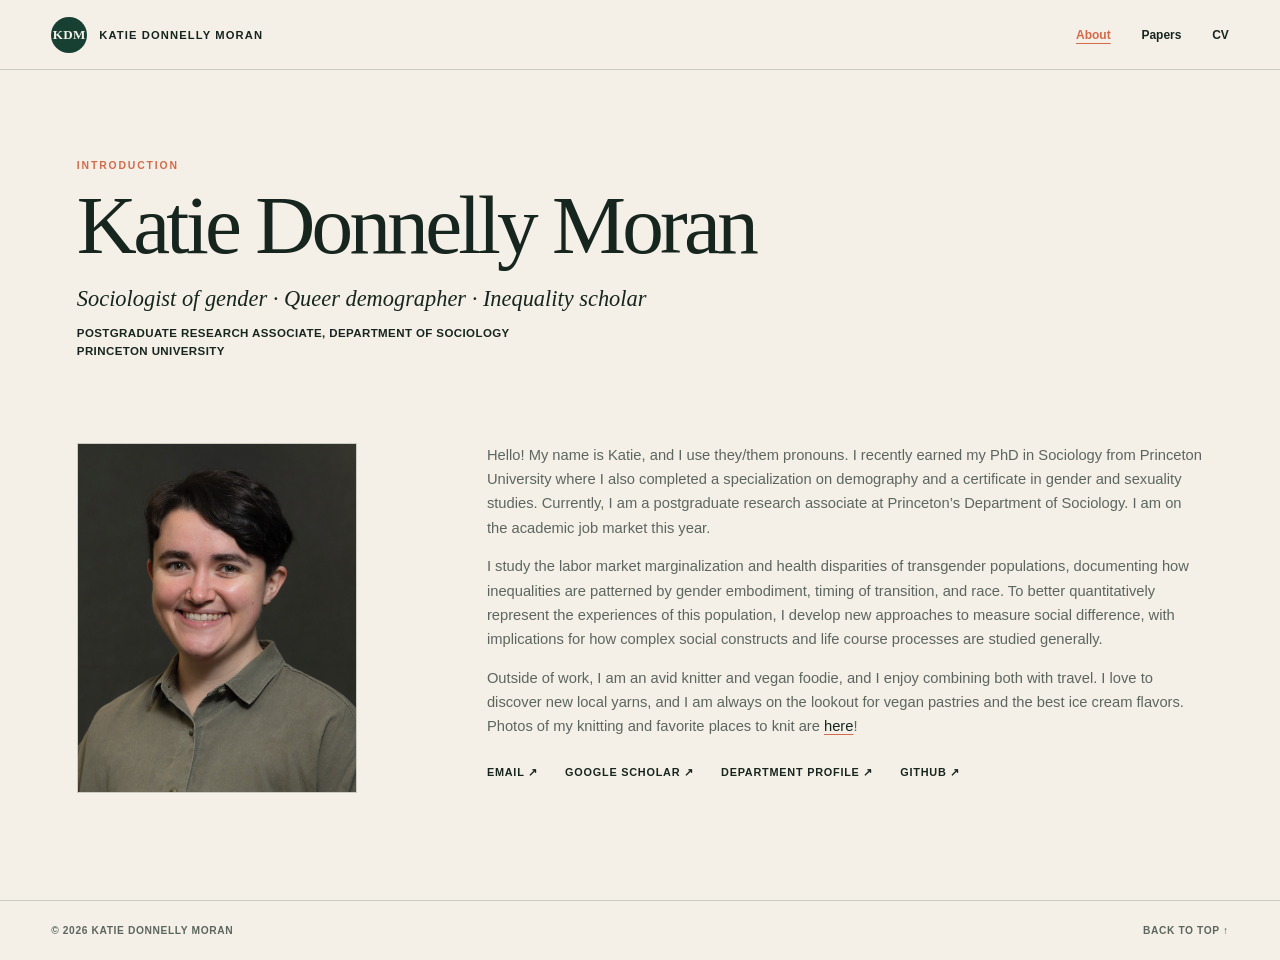
<file: index.html>
<!doctype html><html lang=en><head><meta name=generator content="Hugo 0.164.0"><meta charset=utf-8><meta name=viewport content="width=device-width,initial-scale=1"><link rel=icon href=/favicon.svg type=image/svg+xml><title>Katie Donnelly Moran | Sociologist and Demographer</title><meta name=description content="Papers, curriculum vitae, and personal projects by sociologist and demographer Katie Donnelly Moran."><link rel=canonical href=https://ktdomo.github.io/><meta property="og:title" content="Katie Donnelly Moran | Sociologist and Demographer"><meta property="og:description" content="Papers, curriculum vitae, and personal projects by sociologist and demographer Katie Donnelly Moran."><meta property="og:type" content="website"><meta property="og:url" content="https://ktdomo.github.io/"><meta name=twitter:card content="summary"><meta name=twitter:title content="Katie Donnelly Moran | Sociologist and Demographer"><meta name=twitter:description content="Papers, curriculum vitae, and personal projects by sociologist and demographer Katie Donnelly Moran."><link rel=stylesheet href=/css/main.min.11f44dda2da2b9741aa215a67cceb93f1d067952746947883aa0c3df16f43854.css integrity="sha256-EfRN2i2iuXQaohWmfM65Px0GeVJ0aUeIOqDD3xb0OFQ="></head><body><div class=site-shell><a class=skip-link href=#main-content>Skip to content</a><header class=site-header><a class=identity href=/ aria-label="Katie Donnelly Moran, home"><span class=monogram aria-hidden=true>KDM</span>
<span>Katie Donnelly Moran</span></a><nav class="site-nav site-nav-desktop" aria-label="Primary navigation"><a href=/ aria-current=page>About</a>
<a href=/papers/>Papers</a>
<a href=/cv/>CV</a></nav><details class=mobile-menu><summary><span>Menu</span>
<span class=mobile-menu-icon aria-hidden=true>+</span></summary><nav aria-label="Mobile navigation"><a href=/ aria-current=page>About</a>
<a href=/papers/>Papers</a>
<a href=/cv/>CV</a></nav></details></header><main id=main-content><section class=landing-intro id=top><div class=landing-heading><p class=eyebrow>Introduction</p><h1>Katie Donnelly Moran</h1><p class=role>Sociologist of gender · Queer demographer · Inequality scholar</p><p class=position>Postgraduate Research Associate, Department of Sociology<br>Princeton University</p></div><img class=headshot-photo src=/images/headshot.jpeg alt="Portrait of Katie Donnelly Moran." width=1600 height=1064 fetchpriority=high><div class=landing-copy><div class=landing-biography><p>Hello! My name is Katie, and I use they/them pronouns. I recently earned my PhD in Sociology from Princeton University where I also completed a specialization on demography and a certificate in gender and sexuality studies. Currently, I am a postgraduate research associate at Princeton’s Department of Sociology. I am on the academic job market this year.</p><p>I study the labor market marginalization and health disparities of transgender populations, documenting how inequalities are patterned by gender embodiment, timing of transition, and race. To better quantitatively represent the experiences of this population, I develop new approaches to measure social difference, with implications for how complex social constructs and life course processes are studied generally.</p><p>Outside of work, I am an avid knitter and vegan foodie, and I enjoy combining both with travel. I love to discover new local yarns, and I am always on the lookout for vegan pastries and the best ice cream flavors. Photos of my knitting and favorite places to knit are <a href=/knitting/>here</a>!</p></div><div class=hero-links aria-label="Profile links"><a href=mailto:kfmoran@princeton.edu>Email <span aria-hidden=true>↗</span></a>
<a href="https://scholar.google.com/citations?user=uN4NH5MAAAAJ&amp;hl=en&amp;oi=ao">Google Scholar <span aria-hidden=true>↗</span></a>
<a href=https://sociology.princeton.edu/people/katie-donnelly-moran>Department profile <span aria-hidden=true>↗</span></a>
<a href=https://github.com/ktdomo>GitHub <span aria-hidden=true>↗</span></a></div></div></section></main><footer class=site-footer><span>© 2026 Katie Donnelly Moran</span>
<a href=#top>Back to top ↑</a></footer></div></body></html>
</file>
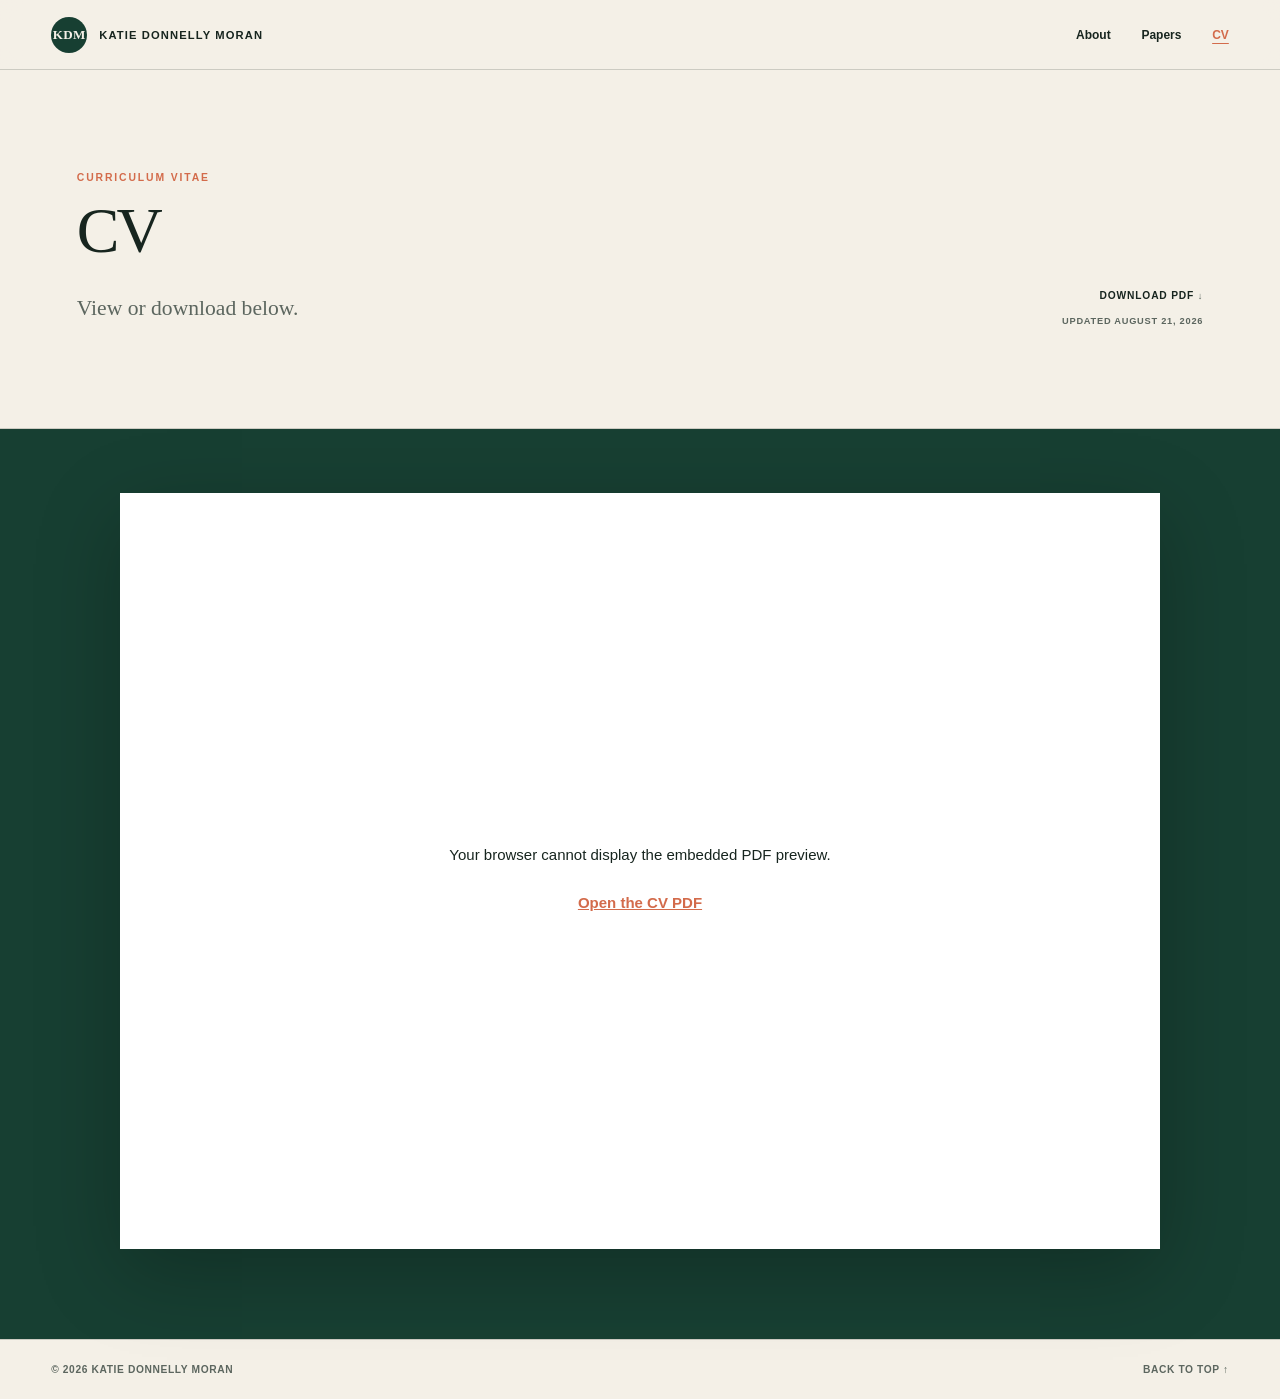
<file: cv/index.html>
<!doctype html><html lang=en><head><meta charset=utf-8><meta name=viewport content="width=device-width,initial-scale=1"><link rel=icon href=/favicon.svg type=image/svg+xml><title>Curriculum Vitae | Katie Donnelly Moran</title><meta name=description content="Preview and download the curriculum vitae of Katie Donnelly Moran."><link rel=canonical href=https://ktdomo.github.io/cv/><meta property="og:title" content="Curriculum Vitae | Katie Donnelly Moran"><meta property="og:description" content="Preview and download the curriculum vitae of Katie Donnelly Moran."><meta property="og:type" content="website"><meta property="og:url" content="https://ktdomo.github.io/cv/"><meta name=twitter:card content="summary"><meta name=twitter:title content="Curriculum Vitae | Katie Donnelly Moran"><meta name=twitter:description content="Preview and download the curriculum vitae of Katie Donnelly Moran."><link rel=stylesheet href=/css/main.min.11f44dda2da2b9741aa215a67cceb93f1d067952746947883aa0c3df16f43854.css integrity="sha256-EfRN2i2iuXQaohWmfM65Px0GeVJ0aUeIOqDD3xb0OFQ="></head><body><div class=site-shell><a class=skip-link href=#cv-content>Skip to CV preview</a><header class=site-header><a class=identity href=/ aria-label="Katie Donnelly Moran, home"><span class=monogram aria-hidden=true>KDM</span>
<span>Katie Donnelly Moran</span></a><nav class="site-nav site-nav-desktop" aria-label="Primary navigation"><a href=/>About</a>
<a href=/papers/>Papers</a>
<a href=/cv/ aria-current=page>CV</a></nav><details class=mobile-menu><summary><span>Menu</span>
<span class=mobile-menu-icon aria-hidden=true>+</span></summary><nav aria-label="Mobile navigation"><a href=/>About</a>
<a href=/papers/>Papers</a>
<a href=/cv/ aria-current=page>CV</a></nav></details></header><main id=cv-content><section class=cv-preview-hero id=top><div><p class=eyebrow>Curriculum vitae</p><h1>CV</h1><p>View or download below.</p></div><div class=cv-preview-actions><a href=/cv/Katie-Donnelly-Moran-CV.pdf download>Download PDF <span aria-hidden=true>↓</span></a>
<span>Updated August 21, 2026</span></div></section><section class=cv-document-section aria-label="Curriculum vitae PDF preview"><object class=cv-pdf-preview data="/cv/Katie-Donnelly-Moran-CV.pdf#view=FitH" type=application/pdf aria-label="PDF preview of Katie Donnelly Moran's curriculum vitae"><div class=cv-pdf-fallback><p>Your browser cannot display the embedded PDF preview.</p><a href=/cv/Katie-Donnelly-Moran-CV.pdf>Open the CV PDF</a></div></object></section></main><footer class=site-footer><span>© 2026 Katie Donnelly Moran</span>
<a href=#top>Back to top ↑</a></footer></div></body></html>
</file>
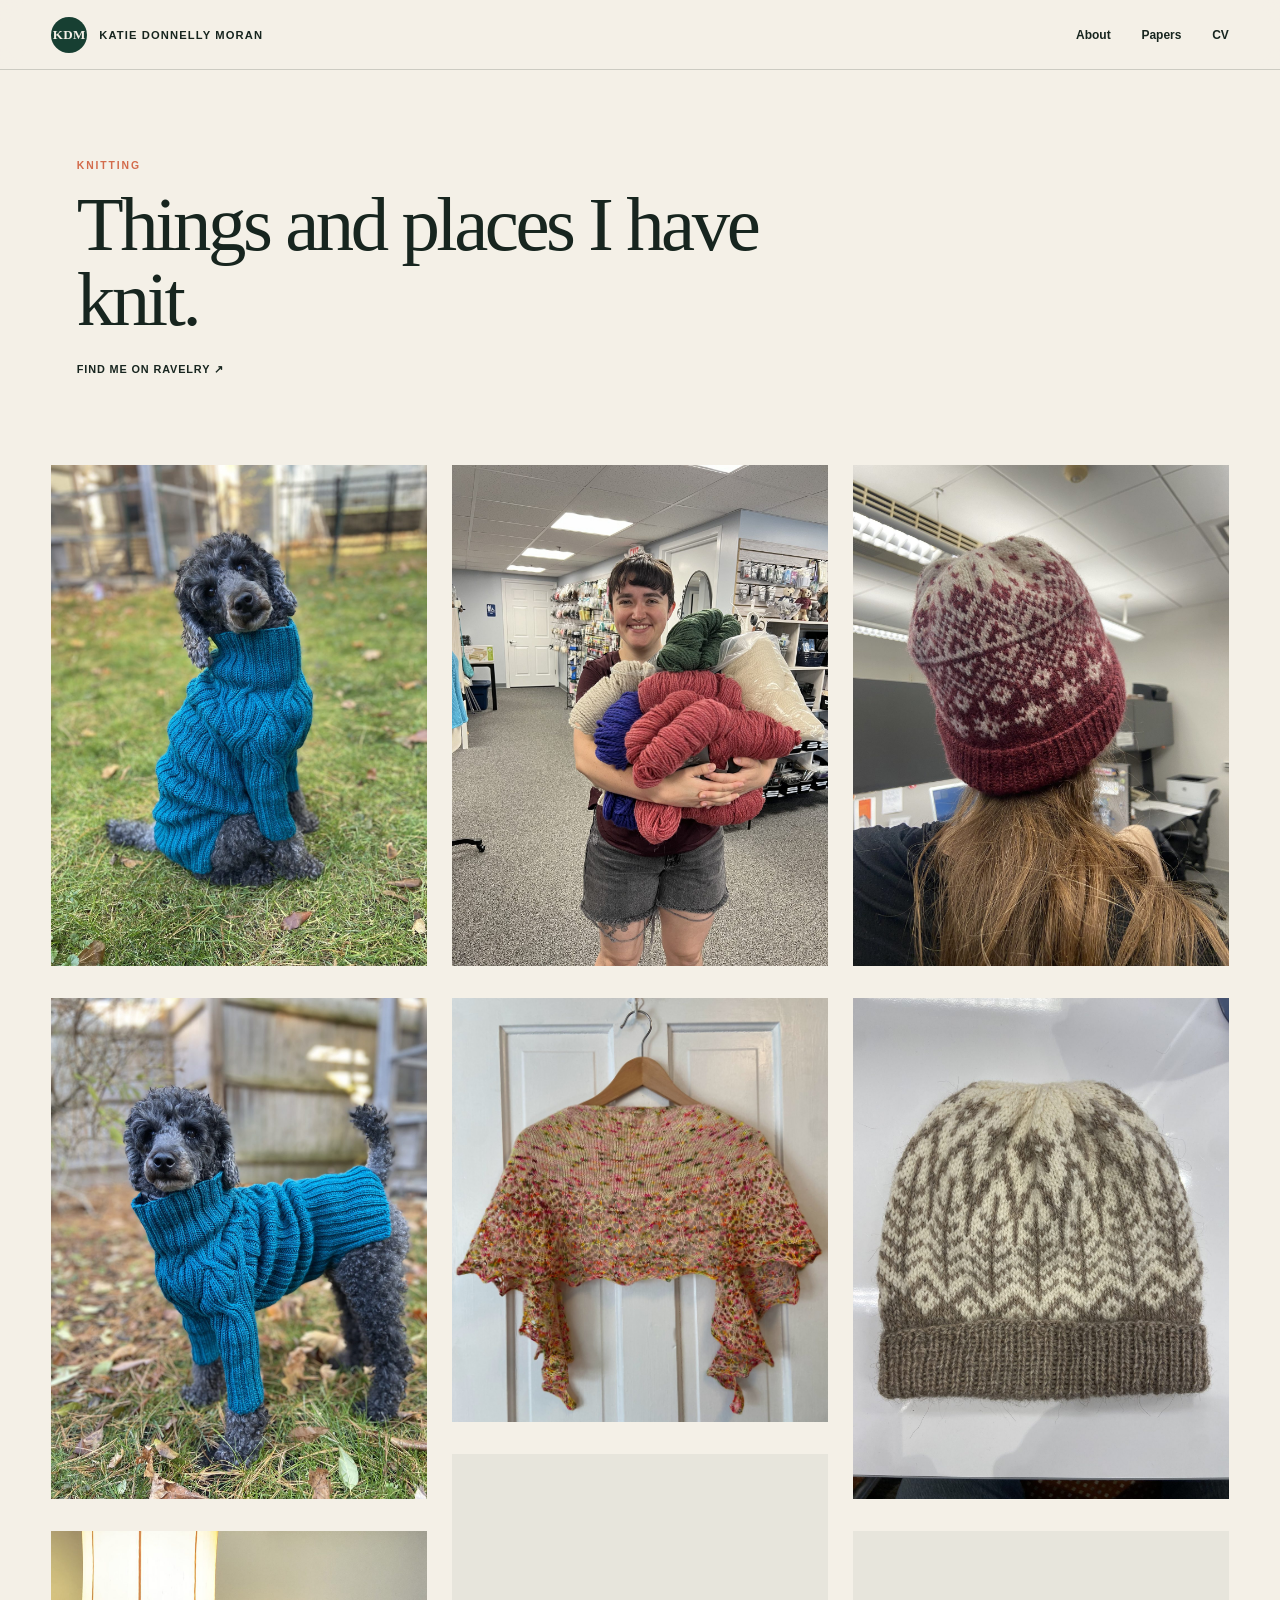
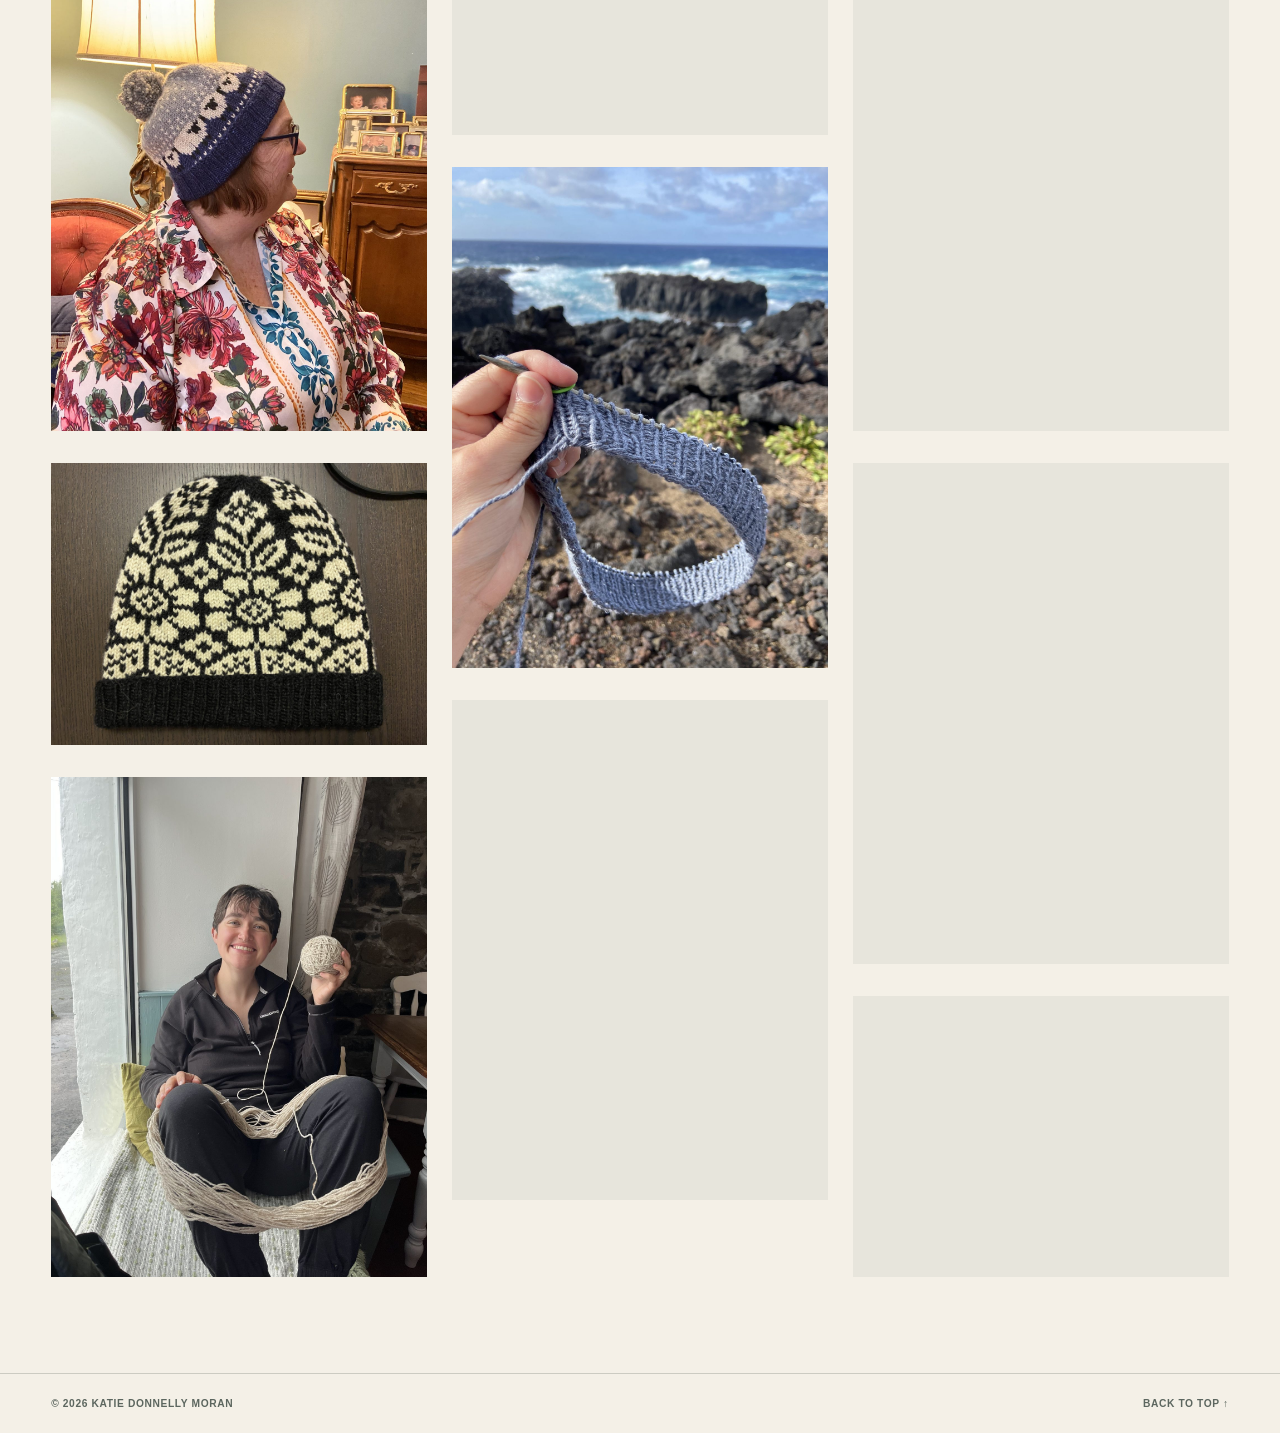
<file: knitting/index.html>
<!doctype html><html lang=en><head><meta charset=utf-8><meta name=viewport content="width=device-width,initial-scale=1"><link rel=icon href=/favicon.svg type=image/svg+xml><title>Knitting | Katie Donnelly Moran</title><meta name=description content="A portfolio of things Katie Donnelly Moran has knit and places they have knit."><link rel=canonical href=https://ktdomo.github.io/knitting/><meta property="og:title" content="Knitting | Katie Donnelly Moran"><meta property="og:description" content="A portfolio of things Katie Donnelly Moran has knit and places they have knit."><meta property="og:type" content="website"><meta property="og:url" content="https://ktdomo.github.io/knitting/"><meta name=twitter:card content="summary"><meta name=twitter:title content="Knitting | Katie Donnelly Moran"><meta name=twitter:description content="A portfolio of things Katie Donnelly Moran has knit and places they have knit."><link rel=stylesheet href=/css/main.min.11f44dda2da2b9741aa215a67cceb93f1d067952746947883aa0c3df16f43854.css integrity="sha256-EfRN2i2iuXQaohWmfM65Px0GeVJ0aUeIOqDD3xb0OFQ="></head><body><div class=site-shell><a class=skip-link href=#knitting-content>Skip to knitting portfolio</a><header class=site-header><a class=identity href=/ aria-label="Katie Donnelly Moran, home"><span class=monogram aria-hidden=true>KDM</span>
<span>Katie Donnelly Moran</span></a><nav class="site-nav site-nav-desktop" aria-label="Primary navigation"><a href=/>About</a>
<a href=/papers/>Papers</a>
<a href=/cv/>CV</a></nav><details class=mobile-menu><summary><span>Menu</span>
<span class=mobile-menu-icon aria-hidden=true>+</span></summary><nav aria-label="Mobile navigation"><a href=/>About</a>
<a href=/papers/>Papers</a>
<a href=/cv/>CV</a></nav></details></header><main id=knitting-content><section class=knitting-intro id=top><p class=eyebrow>Knitting</p><h1>Things and places I have knit.</h1><a class=knitting-profile-link href=https://www.ravelry.com/people/ktdomo>Find me on Ravelry <span aria-hidden=true>↗</span></a></section><section class=knitting-gallery aria-label="Knitting portfolio"><figure><a href=/knitting/dog-sweater-portrait.jpg><img src=/knitting/dog-sweater-portrait.jpg alt="A black dog sitting outside in a bright blue cable-knit sweater." decoding=async></a></figure><figure><a href=/knitting/dog-sweater-profile.jpg><img src=/knitting/dog-sweater-profile.jpg alt="A black dog standing outside in a bright blue cable-knit sweater." decoding=async></a></figure><figure><a href=/knitting/colorwork-hat-worn.jpg><img src=/knitting/colorwork-hat-worn.jpg alt="A person wearing a blue and cream colorwork hat." loading=lazy decoding=async></a></figure><figure><a href=/knitting/floral-colorwork-hat.jpg><img src=/knitting/floral-colorwork-hat.jpg alt="A black and cream knitted hat with a floral colorwork pattern." loading=lazy decoding=async></a></figure><figure><a href=/knitting/yarn-by-the-window.jpg><img src=/knitting/yarn-by-the-window.jpg alt="Katie smiling by a window while winding a ball of cream yarn." loading=lazy decoding=async></a></figure><figure><a href=/knitting/yarn-shop-haul.jpg><img src=/knitting/yarn-shop-haul.jpg alt="Katie holding an armful of colorful yarn in a yarn shop." loading=lazy decoding=async></a></figure><figure><a href=/knitting/lace-shawl.jpg><img src=/knitting/lace-shawl.jpg alt="A multicolored lace shawl hanging on a wooden hanger." loading=lazy decoding=async></a></figure><figure><a href=/knitting/moose-colorwork-hat.jpg><img src=/knitting/moose-colorwork-hat.jpg alt="A cream knitted hat with red and brown moose motifs." loading=lazy decoding=async></a></figure><figure><a href=/knitting/knitting-by-the-coast.jpg><img src=/knitting/knitting-by-the-coast.jpg alt="A knitting project held above a rocky ocean coastline." loading=lazy decoding=async></a></figure><figure><a href=/knitting/knitting-with-a-view.jpg><img src=/knitting/knitting-with-a-view.jpg alt="A gray knitting project held above a green coastal landscape." loading=lazy decoding=async></a></figure><figure><a href=/knitting/burgundy-colorwork-hat.jpg><img src=/knitting/burgundy-colorwork-hat.jpg alt="A burgundy and cream colorwork hat worn in an office." loading=lazy decoding=async></a></figure><figure><a href=/knitting/neutral-colorwork-hat.jpg><img src=/knitting/neutral-colorwork-hat.jpg alt="A cream and brown knitted hat with a geometric colorwork pattern." loading=lazy decoding=async></a></figure><figure><a href=/knitting/sweater-in-progress.jpg><img src=/knitting/sweater-in-progress.jpg alt="A mustard-colored sweater in progress on an outdoor table." loading=lazy decoding=async></a></figure><figure><a href=/knitting/yoke-sweater-and-hat.jpg><img src=/knitting/yoke-sweater-and-hat.jpg alt="Katie wearing a mustard-colored hand-knit yoke sweater and matching hat." loading=lazy decoding=async></a></figure><figure><a href=/knitting/hat-on-the-road.jpg><img src=/knitting/hat-on-the-road.jpg alt="A mustard cable-knit hat worn while overlooking a dramatic landscape." loading=lazy decoding=async></a></figure></section></main><footer class=site-footer><span>© 2026 Katie Donnelly Moran</span>
<a href=#top>Back to top ↑</a></footer></div></body></html>
</file>
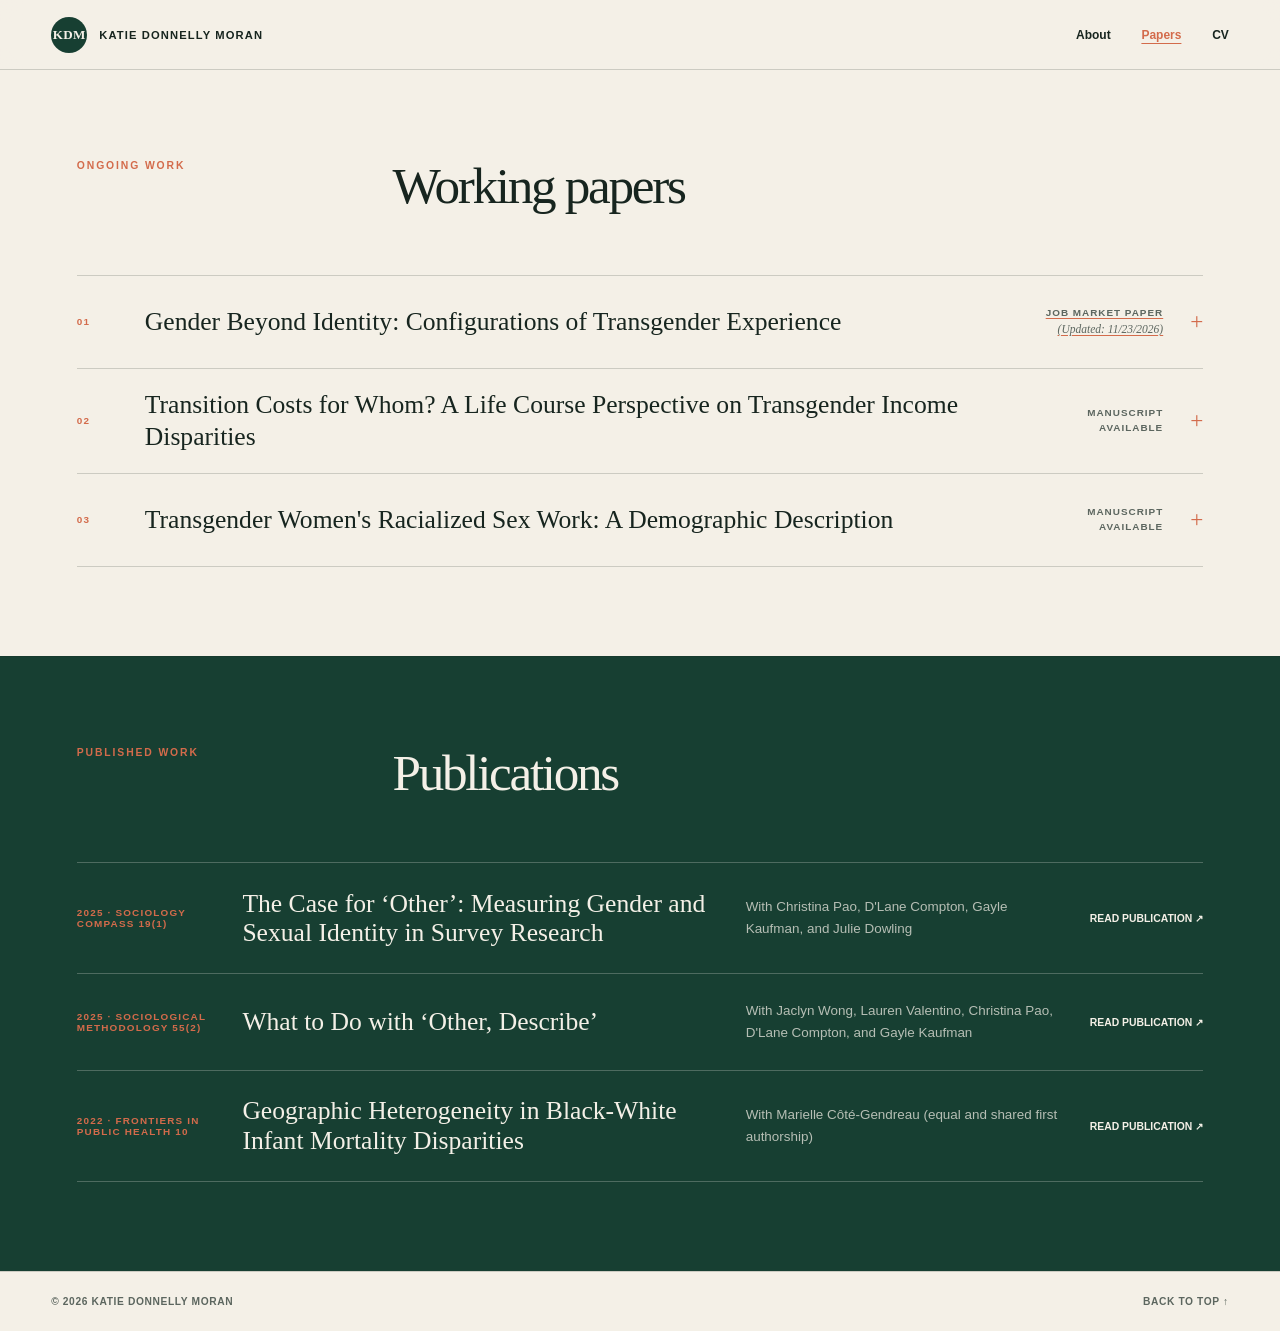
<file: papers/index.html>
<!doctype html><html lang=en><head><meta charset=utf-8><meta name=viewport content="width=device-width,initial-scale=1"><link rel=icon href=/favicon.svg type=image/svg+xml><title>Papers | Katie Donnelly Moran</title><meta name=description content="Working papers and publications by sociologist and demographer Katie Donnelly Moran."><link rel=canonical href=https://ktdomo.github.io/papers/><meta property="og:title" content="Papers | Katie Donnelly Moran"><meta property="og:description" content="Working papers and publications by sociologist and demographer Katie Donnelly Moran."><meta property="og:type" content="website"><meta property="og:url" content="https://ktdomo.github.io/papers/"><meta name=twitter:card content="summary"><meta name=twitter:title content="Papers | Katie Donnelly Moran"><meta name=twitter:description content="Working papers and publications by sociologist and demographer Katie Donnelly Moran."><link rel=stylesheet href=/css/main.min.11f44dda2da2b9741aa215a67cceb93f1d067952746947883aa0c3df16f43854.css integrity="sha256-EfRN2i2iuXQaohWmfM65Px0GeVJ0aUeIOqDD3xb0OFQ="></head><body><div class=site-shell><a class=skip-link href=#papers-content>Skip to papers</a><header class=site-header><a class=identity href=/ aria-label="Katie Donnelly Moran, home"><span class=monogram aria-hidden=true>KDM</span>
<span>Katie Donnelly Moran</span></a><nav class="site-nav site-nav-desktop" aria-label="Primary navigation"><a href=/>About</a>
<a href=/papers/ aria-current=page>Papers</a>
<a href=/cv/>CV</a></nav><details class=mobile-menu><summary><span>Menu</span>
<span class=mobile-menu-icon aria-hidden=true>+</span></summary><nav aria-label="Mobile navigation"><a href=/>About</a>
<a href=/papers/ aria-current=page>Papers</a>
<a href=/cv/>CV</a></nav></details></header><main id=papers-content><h1 class=visually-hidden id=top>Papers</h1><section class="section working-papers-section papers-first-section"><div class="section-heading compact-heading"><p class=eyebrow>Ongoing work</p><h2>Working papers</h2></div><div class=work-accordion-list><details class=work-accordion><summary><span class=work-number>01</span>
<span class=work-title>Gender Beyond Identity: Configurations of Transgender Experience</span>
<span class=work-status><a href=/papers/gender-beyond-identity.pdf><span class=work-status-label>Job market paper</span> <em>(Updated: 11/23/2026)</em></a>
</span><span class=work-toggle aria-hidden=true>+</span></summary><div class=work-description><p>Gender's complexity is often reduced to gender identity categories, which limits quantitative understandings of inequality. Motivated by empirical and theoretical evidence that additional aspects of gender shape inequality, this paper develops an approach to measure gender as configurations of experiences across presentational, relational, and institutional dimensions in the 2015 US Transgender Survey. Using latent class analysis, I identify five classes that represent recognizable configurations of how transgender people embody and experience gender. Applied to two forms of inequality, these classes—which I refer to as Stealth, Visible, Social, Medical, and Inner—show that transgender income and health are patterned by more than identity alone. Not being perceived as transgender is associated with higher income, but this is only associated with better health when gender presentation aligns with identity. This configurational approach offers a blueprint for studying other social constructs, such as age and race.</p></div></details><details class=work-accordion><summary><span class=work-number>02</span>
<span class=work-title>Transition Costs for Whom? A Life Course Perspective on Transgender Income Disparities</span>
<span class=work-status><span class=work-status-label>Manuscript available</span>
</span><span class=work-toggle aria-hidden=true>+</span></summary><div class=work-description><p>Transgender people in the U.S. experience widespread economic marginalization, but only some transgender people experience an economic penalty following transition. Qualitative research has shown that while women experience an economic cost following transition, men experience a slight insignificant advantage. This paper confirms that finding and uncovers additional heterogeneity in income disparities by transition timing through a framework of disruptive events, a life course perspective, and trans temporalities. Across a dataset of 10,000 transgender men and women with variation in whether and when they changed how they present their gender, women who transitioned at young ages earn less than women who have not transitioned and who transitioned at older ages. Men do not have an income penalty at any age of transition, but there is an insignificant penalty for men who transitioned recently. Further contextualized by employment status and visibility as transgender, these income disparities provide evidence that gender transition’s costs are not the same for all transgender people and accumulate on top of other forms of disadvantage.</p></div></details><details class=work-accordion><summary><span class=work-number>03</span>
<span class=work-title>Transgender Women's Racialized Sex Work: A Demographic Description</span>
<span class=work-status><span class=work-status-label>Manuscript available</span>
</span><span class=work-toggle aria-hidden=true>+</span></summary><div class=work-description><p>Transgender women of color disproportionately engage in sex work, a stigmatized and criminalized form of work. Due to limited data about both sex work and transgender populations, less is known about who tends to engage in sex work and in what forms. This paper provides a demographic portrait of racialized rates in sex work among the 9,300 transgender women in the 2015 United States Transgender Survey. Across all demographic comparisons, transgender women of color are more likely to have ever engaged in sex work. For transgender women of color, more education is not associated with lower rates of sex work, and over 40% of Black women in this sample have engaged in sex work regardless of education. Returns to education may be racialized: more education is only protective against sex work for white transgender women. Digital sex work is more common for younger women, but at all ages, Black and Hispanic women engage in street-based sex work at higher rates than white women. This suggests sex work is racialized along hierarchies of the sex industry.</p></div></details></div></section><section class="section publications-section"><div class="section-heading compact-heading"><p class=eyebrow>Published work</p><h2>Publications</h2></div><div class=publication-list><article class=publication><p class=publication-meta>2025 · Sociology Compass 19(1)</p><h3>The Case for ‘Other’: Measuring Gender and Sexual Identity in Survey Research</h3><p>With Christina Pao, D'Lane Compton, Gayle Kaufman, and Julie Dowling</p><a href=https://doi.org/10.1111/soc4.70031>Read publication <span aria-hidden=true>↗</span></a></article><article class=publication><p class=publication-meta>2025 · Sociological Methodology 55(2)</p><h3>What to Do with ‘Other, Describe’</h3><p>With Jaclyn Wong, Lauren Valentino, Christina Pao, D'Lane Compton, and Gayle Kaufman</p><a href=https://doi.org/10.1177/00811750241304774>Read publication <span aria-hidden=true>↗</span></a></article><article class=publication><p class=publication-meta>2022 · Frontiers in Public Health 10</p><h3>Geographic Heterogeneity in Black-White Infant Mortality Disparities</h3><p>With Marielle Côté-Gendreau (equal and shared first authorship)</p><a href=https://www.frontiersin.org/articles/10.3389/fpubh.2022.995585/abstract>Read publication <span aria-hidden=true>↗</span></a></article></div></section></main><footer class=site-footer><span>© 2026 Katie Donnelly Moran</span>
<a href=#top>Back to top ↑</a></footer></div></body></html>
</file>
